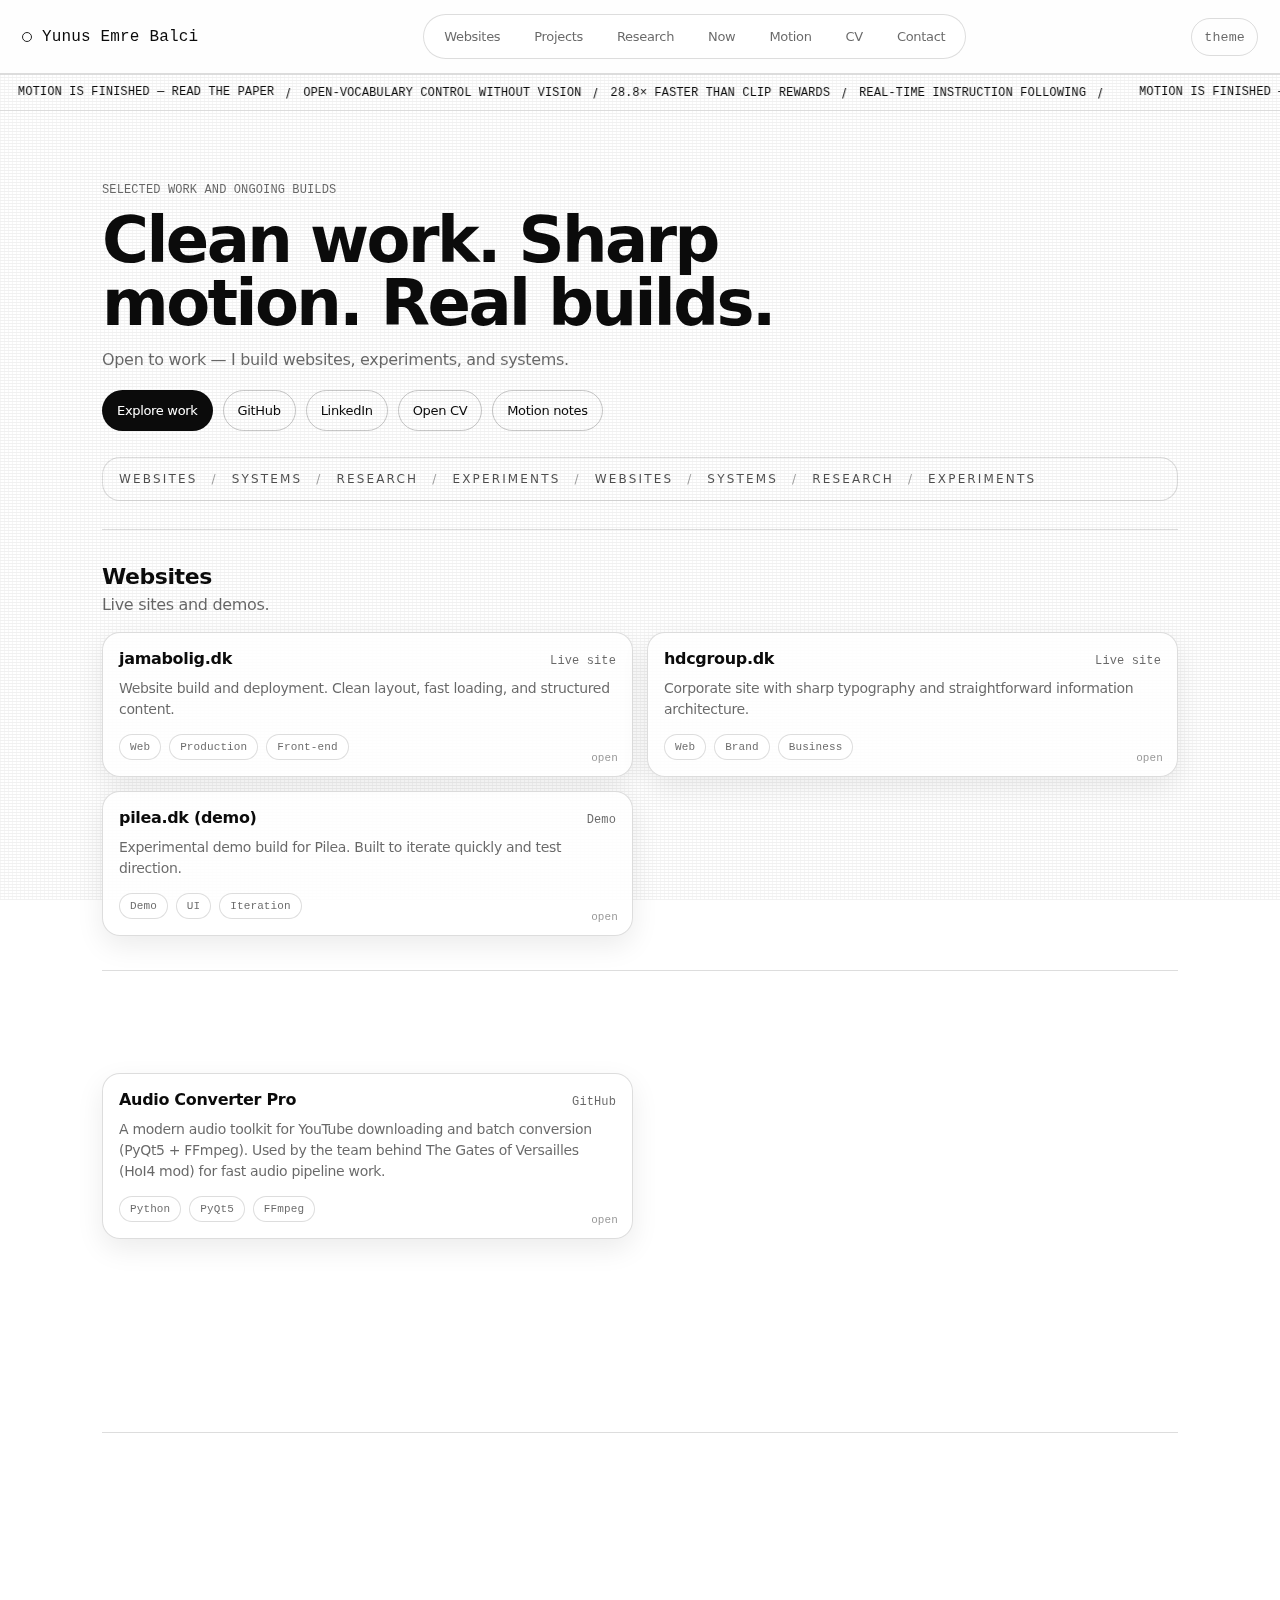
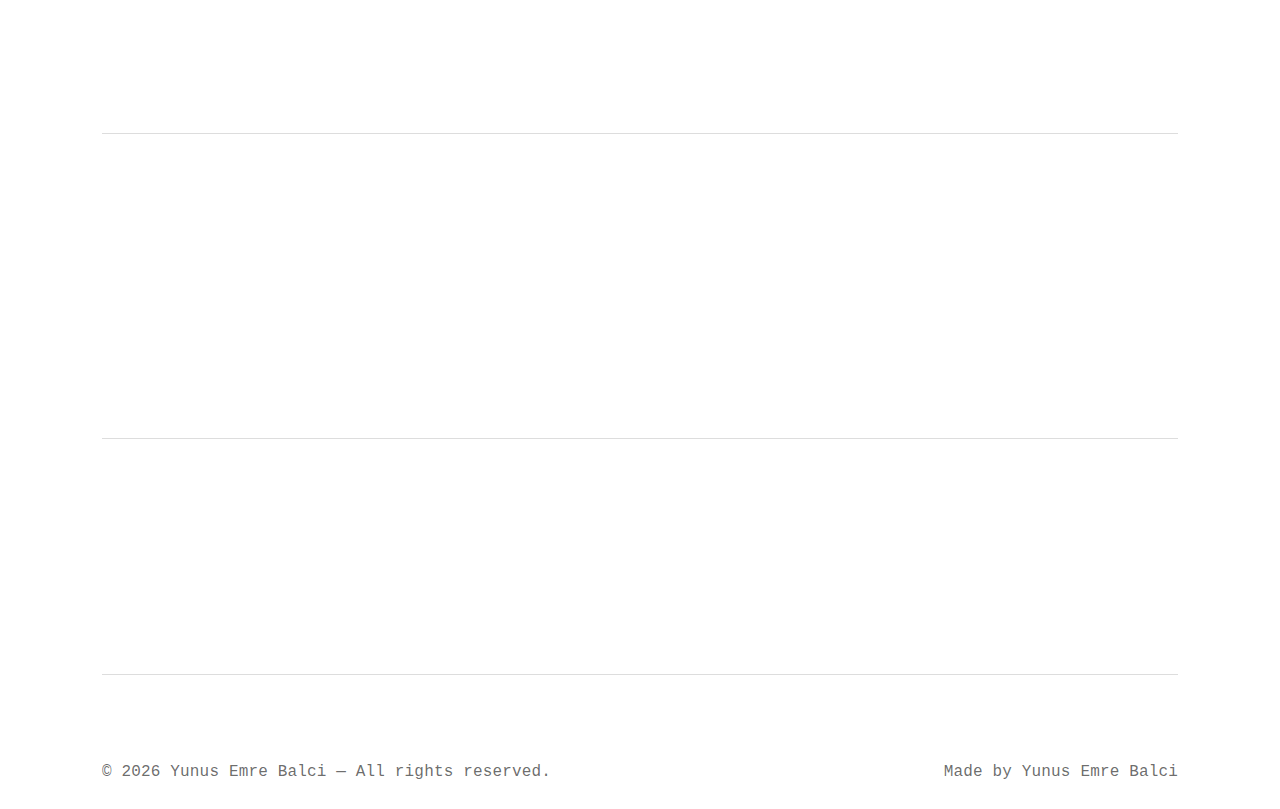
<file: index.html>
<!doctype html>
<html lang="en">
<head>
  <meta charset="UTF-8" />
  <meta name="viewport" content="width=device-width, initial-scale=1.0" />
  <meta name="description" content="Portfolio: websites, experiments, and ongoing work." />
  <title>Yunus Emre Balci</title>

  <link rel="icon" href="favicon.svg" type="image/svg+xml" />
  <link rel="alternate icon" href="favicon.ico" sizes="any" />
  <link rel="apple-touch-icon" href="apple-touch-icon.png" />

  <link rel="stylesheet" href="styles.css" />


<style>
/* --- Announcement ticker (sales-style marquee) --- */
.ticker{
  position: relative;
  width: 100%;
  overflow: hidden;
  border-top: 1px solid rgba(127,127,127,.18);
  border-bottom: 1px solid rgba(127,127,127,.18);
  background: transparent;
}
.ticker__inner{
  display: flex;
  width: max-content;
  will-change: transform;
  animation: ticker-ltr 22s linear infinite;
}
.ticker__content{
  display: flex;
  align-items: center;
  gap: 12px;
  padding: 10px 18px;
  white-space: nowrap;
  font-size: 12px;
  letter-spacing: .08em;
  text-transform: uppercase;
}
.ticker__link{
  color: inherit;
  text-decoration: none;
  border-bottom: 1px solid transparent;
}
.ticker__link:hover{
  border-bottom-color: currentColor;
}
@keyframes ticker-ltr{
  from{ transform: translateX(-50%); }
  to{ transform: translateX(0); }
}
@media (prefers-reduced-motion: reduce){
  .ticker__inner{ animation: none; transform: none; width: 100%; justify-content: center; }
  .ticker__content{ width: 100%; justify-content: center; }
}
</style>

</head>

<body>
<div class="intro" aria-hidden="true">
  <div class="intro__wipe"></div>
  <div class="intro__wipe intro__wipe--2"></div>
  <div class="intro__label">
    <span class="mono">loading</span>
  </div>
</div>

<header class="site-header">
  <a class="brand" href="#top">
    <span class="brand__dot" aria-hidden="true"></span>
    <span class="brand__name mono" data-bind="name">Yunus Emre Balci</span>
  </a>

  <nav class="nav" aria-label="Primary">
    <a href="#work">Websites</a>
    <a href="#projects">Projects</a>
    <a href="#research">Research</a>
    <a href="#now">Now</a>
    <a href="motion.html">Motion</a>
    <a href="cv.html">CV</a>
    <a href="#contact">Contact</a>
  </nav>

  <button class="theme" type="button" id="themeBtn" aria-label="Toggle theme">
    <span class="mono">theme</span>
  </button>
</header>

<div class="ticker" aria-label="Announcement">
  <div class="ticker__inner">
    <div class="ticker__content">
      <a class="ticker__link mono" href="motion.html">Motion is finished — read the paper</a>
      <span class="sep">/</span>
      <span class="mono">Open-vocabulary control without vision</span>
      <span class="sep">/</span>
      <span class="mono">28.8× faster than CLIP rewards</span>
      <span class="sep">/</span>
      <span class="mono">Real-time instruction following</span>
      <span class="sep">/</span>
    </div>

    <div class="ticker__content" aria-hidden="true">
      <a class="ticker__link mono" href="motion.html">Motion is finished — read the paper</a>
      <span class="sep">/</span>
      <span class="mono">Open-vocabulary control without vision</span>
      <span class="sep">/</span>
      <span class="mono">28.8× faster than CLIP rewards</span>
      <span class="sep">/</span>
      <span class="mono">Real-time instruction following</span>
      <span class="sep">/</span>
    </div>
  </div>
</div>

<main id="top">
  <section class="hero">
    <div class="hero__inner">
      <p class="kicker mono reveal">Selected work and ongoing builds</p>

      <h1 class="hero__title reveal">
        <span data-bind="headline">Clean work. Sharp motion. Real builds.</span>
      </h1>

      <p class="hero__sub reveal" data-bind="tagline">
        Open to work — I build websites, experiments, and systems.
      </p>

      <div class="hero__actions reveal">
        <a class="btn" href="#work">Explore work</a>
        <a class="btn btn--ghost" data-bind-href="github" href="#">GitHub</a>
        <a class="btn btn--ghost" data-bind-href="linkedin" href="#">LinkedIn</a>
        <a class="btn btn--ghost" href="cv.html">Open CV</a>
        <a class="btn btn--ghost" href="motion.html">Motion notes</a>
      </div>
    </div>

    <div class="marquee" aria-hidden="true">
      <div class="marquee__track">
        <span>websites</span><span class="sep">/</span>
        <span>systems</span><span class="sep">/</span>
        <span>research</span><span class="sep">/</span>
        <span>experiments</span><span class="sep">/</span>
        <span>websites</span><span class="sep">/</span>
        <span>systems</span><span class="sep">/</span>
        <span>research</span><span class="sep">/</span>
        <span>experiments</span>
      </div>
    </div>
  </section>

  <section class="section" id="work">
    <div class="section__head">
      <h2 class="reveal">Websites</h2>
      <p class="muted reveal">Live sites and demos.</p>
    </div>
    <div class="grid" data-render="websites"></div>
  </section>

  <section class="section" id="projects">
    <div class="section__head">
      <h2 class="reveal">Projects</h2>
      <p class="muted reveal">Repos, tools, and systems.</p>
    </div>
    <div class="grid" data-render="projects"></div>
  </section>

  <section class="section" id="research">
    <div class="section__head">
      <h2 class="reveal">Research and notes</h2>
      <p class="muted reveal">PDFs, writeups, and work-in-progress.</p>
    </div>
    <div class="grid" data-render="research"></div>
    <p class="muted small reveal" style="margin-top: 10px;">
      Tip: Shift+click a research card to open its PDF directly.
    </p>
  </section>

  <section class="section" id="now">
    <div class="section__head">
      <h2 class="reveal">Now</h2>
      <p class="muted reveal">What I’m actively building.</p>
    </div>

    <div class="now reveal">
      <div class="now__list" data-render="now"></div>
    </div>
  </section>

  <section class="section" id="contact">
    <div class="section__head">
      <h2 class="reveal">Contact</h2>
      <p class="muted reveal">Open to work — websites, tooling, prototypes.</p>
    </div>

    <div class="contact reveal">
      <div class="contact__row">
        <a class="link" data-bind-href="github" href="#">GitHub</a>
        <a class="link" data-bind-href="linkedin" href="#">LinkedIn</a>
        <a class="link" data-bind-href="email" href="#" id="emailLink">yunus27@live.dk</a>
        <a class="link" href="cv.html">CV</a>
        <a class="link" href="motion.html">Motion</a>
        <button class="btn btn--ghost" id="copyEmailBtn" type="button">Copy email</button>
      </div>

      <p class="muted small" data-bind="footerNote">
        Available for freelance and full-time work — websites, tooling, and prototypes.
      </p>
    </div>
  </section>
</main>

<footer class="footer">
  <span class="mono" data-bind="footerLeft">©</span>
  <span class="mono" data-bind="footerRight">Made by Yunus Emre Balci</span>
</footer>

<script type="module" src="script.js"></script>

<script>
  // Add "Audio Converter Pro" into the Projects grid in the SAME card structure as script.js
  // and ensure it is visible (reveal animations only bind once on initial render).
  (function () {
    const PROJECT = {
      title: "Audio Converter Pro",
      meta: "GitHub",
      description:
        "A modern audio toolkit for YouTube downloading and batch conversion (PyQt5 + FFmpeg). Used by the team behind The Gates of Versailles (HoI4 mod) for fast audio pipeline work.",
      href: "https://github.com/YunusBalci21/AudioConverterPro",
      tags: ["Python", "PyQt5", "FFmpeg"]
    };

    function makeCardLikeSite(item) {
      const card = document.createElement("article");
      card.className = "card reveal in-view";

      const top = document.createElement("div");
      top.className = "card__top";

      const title = document.createElement("h3");
      title.className = "card__title";
      title.textContent = item.title;

      const meta = document.createElement("span");
      meta.className = "card__meta mono";
      meta.textContent = item.meta || "";

      top.appendChild(title);
      top.appendChild(meta);

      const desc = document.createElement("p");
      desc.className = "card__desc";
      desc.textContent = item.description || "";

      const tags = document.createElement("div");
      tags.className = "tags";
      (item.tags || []).forEach((t) => {
        const tag = document.createElement("span");
        tag.className = "tag mono";
        tag.textContent = t;
        tags.appendChild(tag);
      });

      const hint = document.createElement("div");
      hint.className = "card__hint mono";
      hint.textContent = "open";

      const link = document.createElement("a");
      link.className = "card__link";
      link.href = item.href;
      link.target = "_blank";
      link.rel = "noopener noreferrer";

      card.appendChild(top);
      card.appendChild(desc);
      card.appendChild(tags);
      card.appendChild(hint);
      card.appendChild(link);

      return card;
    }

    function ensureCard() {
      const grid = document.querySelector('[data-render="projects"]');
      if (!grid) return;

      const exists = Array.from(grid.querySelectorAll(".card__title"))
        .some((el) => (el.textContent || "").trim().toLowerCase() === "audio converter pro");

      if (exists) return;

      grid.prepend(makeCardLikeSite(PROJECT));
    }

    function observeAndMaintain() {
      const grid = document.querySelector('[data-render="projects"]');
      if (!grid) return;

      // Ensure once immediately (in case projects are already rendered)
      ensureCard();

      // Keep it present even if the section re-renders
      const obs = new MutationObserver(() => ensureCard());
      obs.observe(grid, { childList: true });
      // Safety re-check
      setTimeout(ensureCard, 600);
      setTimeout(ensureCard, 1400);
    }

    window.addEventListener("DOMContentLoaded", observeAndMaintain);
  })();
</script>
</body>
</html>
</file>
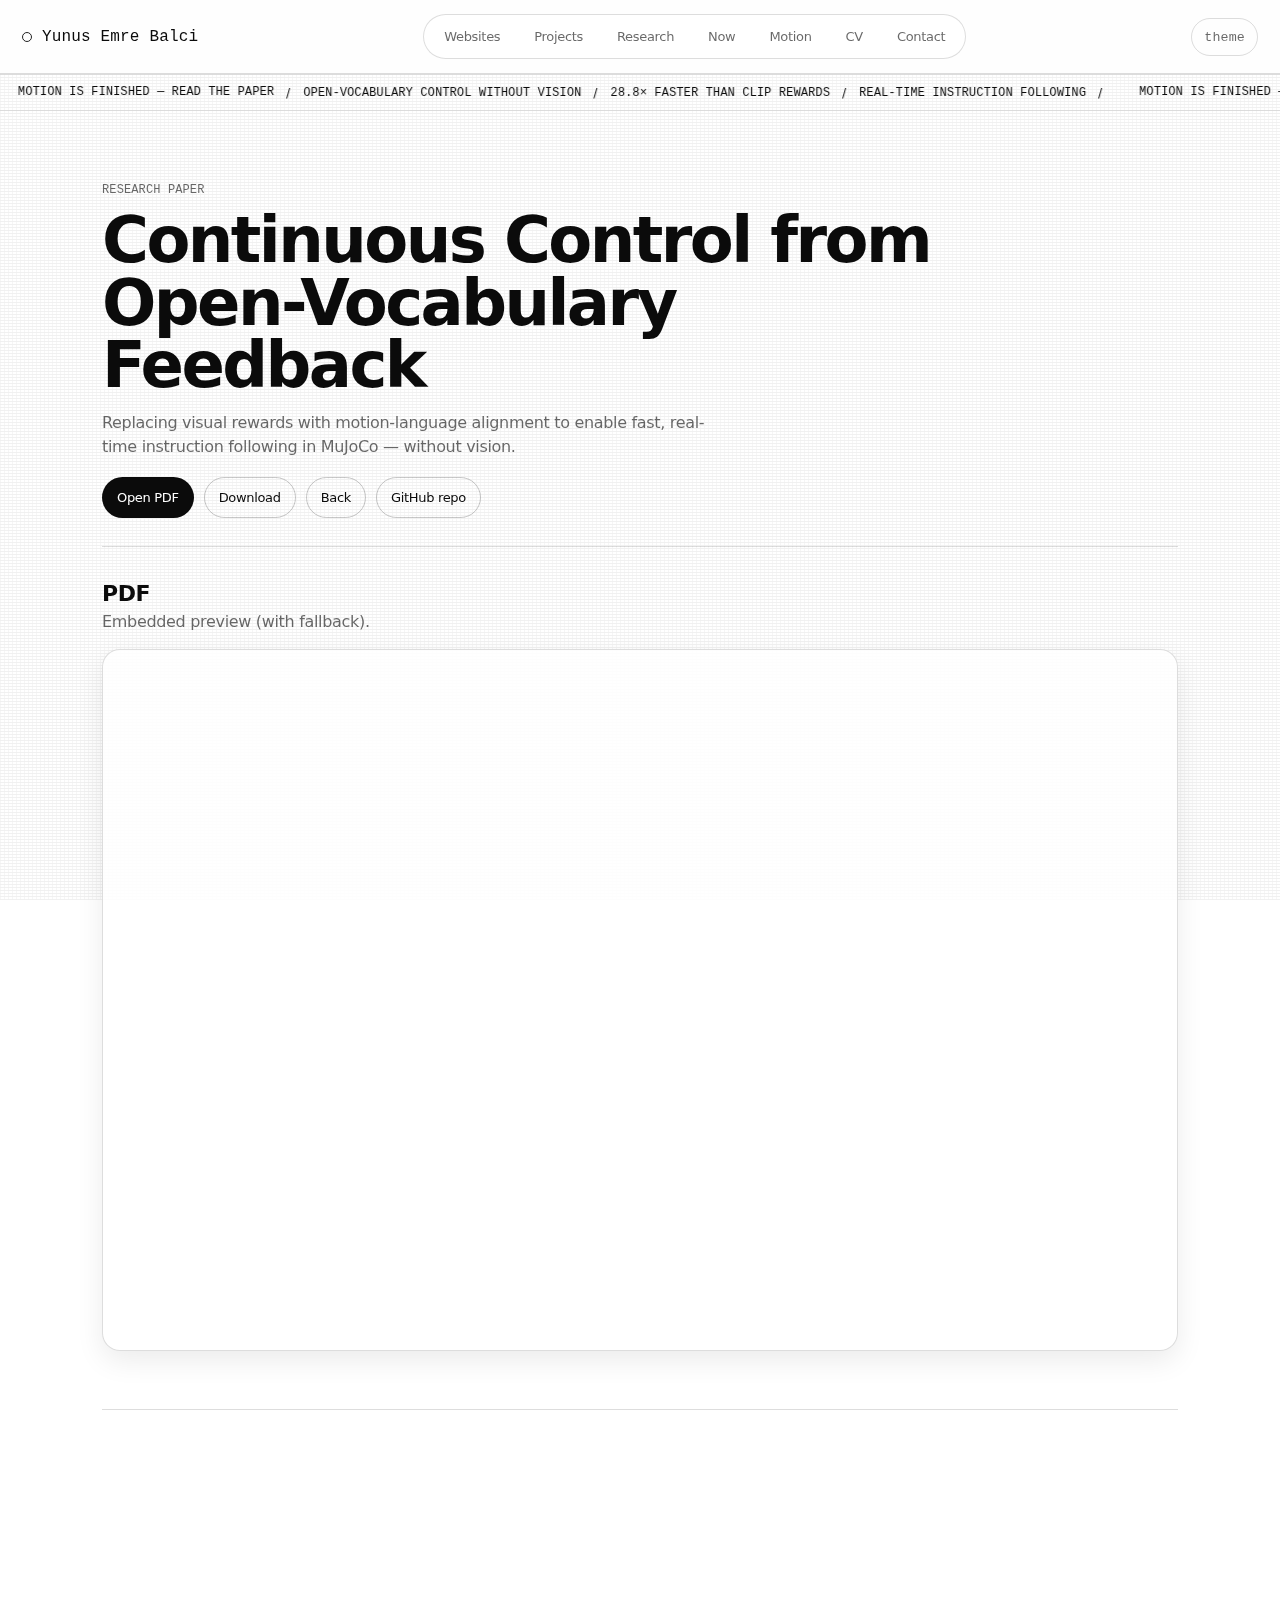
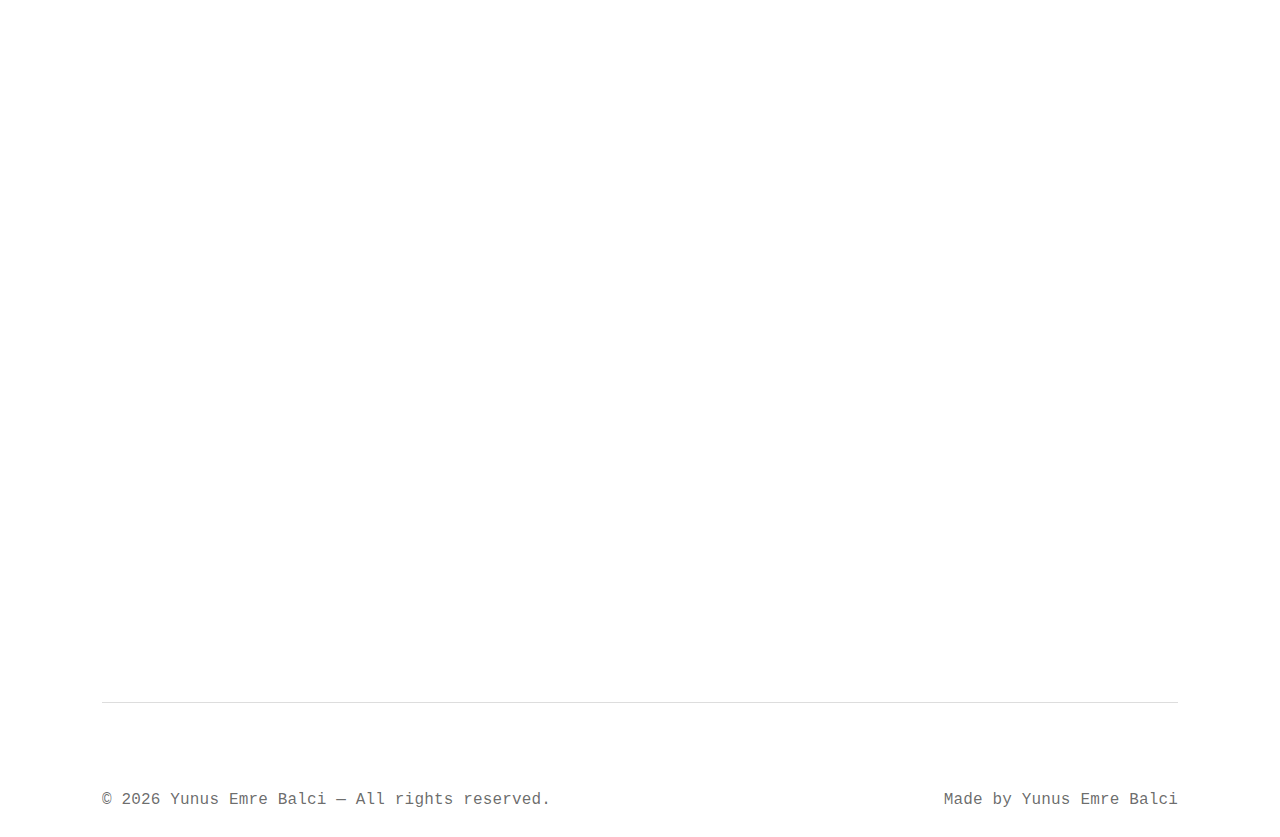
<file: motion.html>
<!doctype html>
<html lang="en">
<head>
  <meta charset="UTF-8" />
  <meta name="viewport" content="width=device-width, initial-scale=1.0" />
  <meta name="description" content="Continuous Control from Open-Vocabulary Feedback — Yunus Emre Balci" />
  <title>Motion — Yunus Emre Balci</title>

  <link rel="icon" href="favicon.svg" type="image/svg+xml" />
  <link rel="alternate icon" href="favicon.ico" sizes="any" />
  <link rel="apple-touch-icon" href="apple-touch-icon.png" />

  <link rel="stylesheet" href="styles.css" />


<style>
/* --- Announcement ticker (sales-style marquee) --- */
.ticker{
  position: relative;
  width: 100%;
  overflow: hidden;
  border-top: 1px solid rgba(127,127,127,.18);
  border-bottom: 1px solid rgba(127,127,127,.18);
  background: transparent;
}
.ticker__inner{
  display: flex;
  width: max-content;
  will-change: transform;
  animation: ticker-ltr 22s linear infinite;
}
.ticker__content{
  display: flex;
  align-items: center;
  gap: 12px;
  padding: 10px 18px;
  white-space: nowrap;
  font-size: 12px;
  letter-spacing: .08em;
  text-transform: uppercase;
}
.ticker__link{
  color: inherit;
  text-decoration: none;
  border-bottom: 1px solid transparent;
}
.ticker__link:hover{
  border-bottom-color: currentColor;
}
@keyframes ticker-ltr{
  from{ transform: translateX(-50%); }
  to{ transform: translateX(0); }
}
@media (prefers-reduced-motion: reduce){
  .ticker__inner{ animation: none; transform: none; width: 100%; justify-content: center; }
  .ticker__content{ width: 100%; justify-content: center; }
}
</style>

</head>

<body>
<header class="site-header">
  <a class="brand" href="index.html#top">
    <span class="brand__dot" aria-hidden="true"></span>
    <span class="brand__name mono">Yunus Emre Balci</span>
  </a>

  <nav class="nav" aria-label="Primary">
    <a href="index.html#work">Websites</a>
    <a href="index.html#projects">Projects</a>
    <a href="index.html#research">Research</a>
    <a href="index.html#now">Now</a>
    <a href="motion.html" aria-current="page">Motion</a>
    <a href="cv.html">CV</a>
    <a href="index.html#contact">Contact</a>
  </nav>

  <button class="theme" type="button" id="themeBtn" aria-label="Toggle theme">
    <span class="mono">theme</span>
  </button>
</header>

<div class="ticker" aria-label="Announcement">
  <div class="ticker__inner">
    <div class="ticker__content">
      <a class="ticker__link mono" href="motion.html">Motion is finished — read the paper</a>
      <span class="sep">/</span>
      <span class="mono">Open-vocabulary control without vision</span>
      <span class="sep">/</span>
      <span class="mono">28.8× faster than CLIP rewards</span>
      <span class="sep">/</span>
      <span class="mono">Real-time instruction following</span>
      <span class="sep">/</span>
    </div>

    <div class="ticker__content" aria-hidden="true">
      <a class="ticker__link mono" href="motion.html">Motion is finished — read the paper</a>
      <span class="sep">/</span>
      <span class="mono">Open-vocabulary control without vision</span>
      <span class="sep">/</span>
      <span class="mono">28.8× faster than CLIP rewards</span>
      <span class="sep">/</span>
      <span class="mono">Real-time instruction following</span>
      <span class="sep">/</span>
    </div>
  </div>
</div>

<main id="top">
  <section class="hero">
    <div class="hero__inner">
      <p class="kicker mono reveal">Research paper</p>
      <h1 class="hero__title reveal">Continuous Control from Open-Vocabulary Feedback</h1>

      <p class="hero__sub reveal">
        Replacing visual rewards with motion-language alignment to enable fast, real-time instruction following in MuJoCo — without vision.
      </p>

      <div class="hero__actions reveal">
        <a class="btn" href="assets/Continuous_Control_from_Open_Vocabulary_Feedback.pdf" target="_blank" rel="noopener noreferrer">Open PDF</a>
        <a class="btn btn--ghost" href="assets/Continuous_Control_from_Open_Vocabulary_Feedback.pdf" download>Download</a>
        <a class="btn btn--ghost" href="index.html#research">Back</a>
        <a class="btn btn--ghost"
           data-bind-href="motionRepo"
           href="https://github.com/YunusBalci21/motion-language-control"
           target="_blank"
           rel="noopener noreferrer"
        >GitHub repo</a>
      </div>
    </div>
  </section>

  <section class="section">
    <div class="section__head">
      <h2 class="reveal">PDF</h2>
      <p class="muted reveal">Embedded preview (with fallback).</p>
    </div>

    <div class="cv-embed reveal" role="region" aria-label="Motion-language PDF viewer">
      <object data="assets/Continuous_Control_from_Open_Vocabulary_Feedback.pdf" type="application/pdf">
        <iframe
                src="assets/Continuous_Control_from_Open_Vocabulary_Feedback.pdf#view=FitH"
                title="Continuous Control from Open-Vocabulary Feedback PDF"
                loading="lazy"
        ></iframe>
      </object>
    </div>

    <p class="muted small reveal" style="margin-top: 10px;">
      If the viewer doesn’t load, use the Open PDF button.
    </p>
  </section>

  <section class="section">
    <div class="section__head">
      <h2 class="reveal">Snapshot</h2>
      <p class="muted reveal">What the project is about (and what it achieved).</p>
    </div>

    <div class="grid">
      <article class="card reveal" style="grid-column: span 12;">
        <div class="card__top">
          <h3 class="card__title">Problem</h3>
          <span class="card__meta mono">Slow reward pipelines</span>
        </div>
        <p class="card__desc">
          Many language-conditioned control methods rely on rendering the simulator and computing rewards with vision-language models (e.g., CLIP).
          That render-to-CLIP pipeline is expensive and makes real-time human-in-the-loop control impractical.
        </p>
      </article>

      <article class="card reveal">
        <div class="card__top">
          <h3 class="card__title">Key idea</h3>
          <span class="card__meta mono">No vision needed</span>
        </div>
        <p class="card__desc">
          Compute reward directly from joint trajectories: use motion-language similarity as the reward signal, bypassing visual rendering entirely.
        </p>
      </article>

      <article class="card reveal">
        <div class="card__top">
          <h3 class="card__title">Reward model</h3>
          <span class="card__meta mono">MotionGPT</span>
        </div>
        <p class="card__desc">
          Convert MuJoCo motion features to a HumanML3D-style representation and score how well the motion matches the instruction using MotionGPT’s
          pretrained motion encoder.
        </p>
      </article>

      <article class="card reveal" style="grid-column: span 12;">
        <div class="card__top">
          <h3 class="card__title">Learning setup</h3>
          <span class="card__meta mono">Hierarchical RL</span>
        </div>
        <p class="card__desc">
          Train locomotion policies with PPO using a simple hierarchy: a high-level policy outputs target joint positions, and a low-level PD controller
          executes stable torques.
        </p>
      </article>

      <article class="card reveal">
        <div class="card__top">
          <h3 class="card__title">Efficiency</h3>
          <span class="card__meta mono">28.8× faster</span>
        </div>
        <p class="card__desc">
          Motion-language rewards compute in ~0.52ms (≈1,938 rewards/s) versus ~14.85ms for CLIP + rendering, with ~32.5× lower GPU memory usage.
        </p>
      </article>

      <article class="card reveal">
        <div class="card__top">
          <h3 class="card__title">Real-time control</h3>
          <span class="card__meta mono">Interactive loop</span>
        </div>
        <p class="card__desc">
          The speedup enables live instruction following: users can issue natural language commands and observe immediate agent responses at interactive rates.
        </p>
      </article>

      <article class="card reveal">
        <div class="card__top">
          <h3 class="card__title">Generalization</h3>
          <span class="card__meta mono">97–99% transfer</span>
        </div>
        <p class="card__desc">
          Policies trained on a single instruction retain similarity on paraphrases like “sprint forward” / “dash forward”, showing semantic understanding
          beyond memorization.
        </p>
      </article>

      <article class="card reveal">
        <div class="card__top">
          <h3 class="card__title">Evaluation</h3>
          <span class="card__meta mono">5 MuJoCo envs</span>
        </div>
        <p class="card__desc">
          Tested on Humanoid, Ant, HalfCheetah, Walker2d, and Hopper. Strong alignment on planar/quadruped locomotion, with stability/morphology limits on
          Humanoid/Hopper.
        </p>
      </article>
    </div>
  </section>
</main>

<footer class="footer">
  <span class="mono">© <span id="year"></span> Yunus Emre Balci — All rights reserved.</span>
  <span class="mono">Made by Yunus Emre Balci</span>
</footer>

<script type="module" src="script.js"></script>
<script>
  document.getElementById("year").textContent = new Date().getFullYear();
</script>
</body>
</html>
</file>
<file: styles.css>
:root {
  --bg: #ffffff;
  --fg: #0b0b0b;
  --muted: rgba(11, 11, 11, 0.62);
  --hair: rgba(11, 11, 11, 0.14);
  --card: rgba(255, 255, 255, 0.6);
  --shadow: rgba(0, 0, 0, 0.08);
  --radius: 18px;
  --max: 1120px;
  --pad: 22px;
  --mono: ui-monospace, SFMono-Regular, Menlo, Monaco, Consolas, "Liberation Mono", "Courier New", monospace;
  --sans: ui-sans-serif, system-ui, -apple-system, Segoe UI, Roboto, Helvetica, Arial, "Apple Color Emoji", "Segoe UI Emoji";
}

[data-theme="dark"] {
  --bg: #0b0b0b;
  --fg: #f4f4f4;
  --muted: rgba(244, 244, 244, 0.62);
  --hair: rgba(244, 244, 244, 0.14);
  --card: rgba(11, 11, 11, 0.62);
  --shadow: rgba(0, 0, 0, 0.45);
}

* { box-sizing: border-box; }
html, body { height: 100%; }
body {
  margin: 0;
  background: var(--bg);
  color: var(--fg);
  font-family: var(--sans);
  letter-spacing: -0.02em;
}

body::before {
  content: "";
  pointer-events: none;
  position: fixed;
  inset: 0;
  opacity: 0.06;
  mix-blend-mode: multiply;
  background-image:
    repeating-linear-gradient(0deg, rgba(0,0,0,0.9) 0px, rgba(0,0,0,0.9) 1px, transparent 1px, transparent 3px),
    repeating-linear-gradient(90deg, rgba(0,0,0,0.6) 0px, rgba(0,0,0,0.6) 1px, transparent 1px, transparent 4px);
  transform: translateZ(0);
  animation: grain 7s steps(10) infinite;
}

[data-theme="dark"] body::before {
  opacity: 0.08;
  mix-blend-mode: screen;
}

@keyframes grain {
  0% { transform: translate(0, 0); }
  10% { transform: translate(-2%, -1%); }
  20% { transform: translate(-3%, 2%); }
  30% { transform: translate(2%, -3%); }
  40% { transform: translate(-1%, 3%); }
  50% { transform: translate(3%, 1%); }
  60% { transform: translate(2%, 3%); }
  70% { transform: translate(-3%, 2%); }
  80% { transform: translate(-2%, -2%); }
  90% { transform: translate(2%, -1%); }
  100% { transform: translate(0, 0); }
}

a { color: inherit; text-decoration: none; }
a:hover { text-decoration: none; }

.mono { font-family: var(--mono); letter-spacing: 0.01em; }
.small { font-size: 12px; }

.site-header {
  position: sticky;
  top: 0;
  z-index: 20;
  display: flex;
  align-items: center;
  justify-content: space-between;
  gap: 16px;
  padding: 14px var(--pad);
  backdrop-filter: blur(10px);
  background: color-mix(in oklab, var(--bg) 84%, transparent);
  border-bottom: 1px solid var(--hair);
}

.brand {
  display: inline-flex;
  align-items: center;
  gap: 10px;
}

.brand__dot {
  width: 10px;
  height: 10px;
  border: 1px solid var(--fg);
  border-radius: 999px;
  opacity: 0.9;
}

.nav {
  display: flex;
  gap: 14px;
  padding: 8px 10px;
  border: 1px solid var(--hair);
  border-radius: 999px;
  background: color-mix(in oklab, var(--bg) 82%, transparent);
}

.nav a {
  font-size: 13px;
  color: var(--muted);
  padding: 6px 10px;
  border-radius: 999px;
  transition: color 160ms ease, background 160ms ease;
}

.nav a:hover {
  color: var(--fg);
  background: color-mix(in oklab, var(--bg) 75%, var(--fg) 6%);
}

.theme {
  border: 1px solid var(--hair);
  background: transparent;
  color: var(--muted);
  border-radius: 999px;
  padding: 10px 12px;
  cursor: pointer;
  transition: transform 160ms ease, color 160ms ease, border-color 160ms ease;
}

.theme:hover {
  color: var(--fg);
  border-color: color-mix(in oklab, var(--hair) 60%, var(--fg) 20%);
  transform: translateY(-1px);
}

main {
  width: min(var(--max), 100%);
  margin: 0 auto;
  padding: 28px var(--pad) 70px;
}

.hero {
  padding: 44px 0 28px;
  border-bottom: 1px solid var(--hair);
}

.hero__inner { max-width: 860px; }

.kicker {
  margin: 0 0 12px;
  font-size: 12px;
  text-transform: uppercase;
  color: var(--muted);
}

.hero__title {
  margin: 0;
  font-size: clamp(34px, 5vw, 64px);
  line-height: 0.98;
  letter-spacing: -0.04em;
}

.hero__sub {
  margin: 14px 0 0;
  font-size: 16px;
  line-height: 1.5;
  color: var(--muted);
  max-width: 60ch;
}

.hero__actions {
  display: flex;
  flex-wrap: wrap;
  gap: 10px;
  margin-top: 18px;
}

.btn {
  display: inline-flex;
  align-items: center;
  justify-content: center;
  padding: 12px 14px;
  border-radius: 999px;
  border: 1px solid color-mix(in oklab, var(--hair) 70%, var(--fg) 12%);
  background: var(--fg);
  color: var(--bg);
  font-size: 13px;
  transition: transform 160ms ease, filter 160ms ease, background 160ms ease;
}

.btn:hover { transform: translateY(-1px); filter: brightness(0.98); }
.btn:active { transform: translateY(0px); }

.btn--ghost {
  background: transparent;
  color: var(--fg);
}

.marquee {
  margin-top: 26px;
  border: 1px solid var(--hair);
  border-radius: var(--radius);
  overflow: hidden;
  background: color-mix(in oklab, var(--bg) 88%, transparent);
}

.marquee__track {
  display: inline-flex;
  align-items: center;
  gap: 14px;
  padding: 14px 16px;
  white-space: nowrap;
  text-transform: uppercase;
  font-size: 12px;
  letter-spacing: 0.18em;
  opacity: 0.72;
  animation: marquee 18s linear infinite;
}

.marquee .sep { opacity: 0.55; }

@keyframes marquee {
  0% { transform: translateX(0%); }
  100% { transform: translateX(-35%); }
}

.section {
  padding: 34px 0;
  border-bottom: 1px solid var(--hair);
}

.section__head {
  display: grid;
  grid-template-columns: 1fr;
  gap: 6px;
  margin-bottom: 18px;
}

.section__head h2 {
  margin: 0;
  font-size: 22px;
  letter-spacing: -0.02em;
}

.muted { color: var(--muted); margin: 0; }

.grid {
  display: grid;
  grid-template-columns: repeat(12, 1fr);
  gap: 14px;
}

.card {
  grid-column: span 6;
  border: 1px solid var(--hair);
  border-radius: var(--radius);
  padding: 16px;
  background: color-mix(in oklab, var(--bg) 86%, transparent);
  box-shadow: 0 10px 28px var(--shadow);
  transition: transform 180ms ease, border-color 180ms ease, background 180ms ease;
  position: relative;
  overflow: hidden;
  min-height: 140px;
}

.card:hover {
  transform: translateY(-4px);
  border-color: color-mix(in oklab, var(--hair) 40%, var(--fg) 16%);
  background: color-mix(in oklab, var(--bg) 78%, var(--fg) 3%);
}

.card__top {
  display: flex;
  align-items: baseline;
  justify-content: space-between;
  gap: 12px;
}

.card__title {
  margin: 0;
  font-size: 16px;
  letter-spacing: -0.02em;
}

.card__meta {
  font-size: 12px;
  color: var(--muted);
  white-space: nowrap;
}

.card__desc {
  margin: 10px 0 0;
  color: var(--muted);
  font-size: 14px;
  line-height: 1.5;
  max-width: 70ch;
}

.tags {
  display: flex;
  flex-wrap: wrap;
  gap: 8px;
  margin-top: 14px;
}

.tag {
  border: 1px solid var(--hair);
  border-radius: 999px;
  padding: 6px 10px;
  font-size: 11px;
  color: var(--muted);
  background: color-mix(in oklab, var(--bg) 88%, transparent);
}

.card__link {
  position: absolute;
  inset: 0;
  border-radius: var(--radius);
}

.card__hint {
  position: absolute;
  right: 14px;
  bottom: 12px;
  font-size: 11px;
  color: var(--muted);
  opacity: 0.7;
}

.now {
  border: 1px solid var(--hair);
  border-radius: var(--radius);
  padding: 16px;
  background: color-mix(in oklab, var(--bg) 86%, transparent);
  box-shadow: 0 10px 28px var(--shadow);
}

.now__list {
  display: grid;
  grid-template-columns: 1fr;
  gap: 10px;
}

.now__item {
  display: flex;
  align-items: baseline;
  justify-content: space-between;
  gap: 10px;
  padding: 10px 12px;
  border-radius: 14px;
  border: 1px solid var(--hair);
  background: color-mix(in oklab, var(--bg) 90%, transparent);
}

.now__item strong { font-size: 13px; }
.now__item span { font-size: 12px; color: var(--muted); }

.contact {
  border: 1px solid var(--hair);
  border-radius: var(--radius);
  padding: 16px;
  background: color-mix(in oklab, var(--bg) 86%, transparent);
  box-shadow: 0 10px 28px var(--shadow);
}

.contact__row {
  display: flex;
  flex-wrap: wrap;
  align-items: center;
  gap: 10px;
  margin-bottom: 10px;
}

.link {
  border: 1px solid var(--hair);
  border-radius: 999px;
  padding: 10px 12px;
  font-size: 13px;
  color: var(--muted);
  transition: transform 160ms ease, color 160ms ease, background 160ms ease;
}

.link:hover {
  color: var(--fg);
  background: color-mix(in oklab, var(--bg) 76%, var(--fg) 6%);
  transform: translateY(-1px);
}

.footer {
  width: min(var(--max), 100%);
  margin: 0 auto;
  padding: 18px var(--pad) 28px;
  display: flex;
  justify-content: space-between;
  color: var(--muted);
  gap: 18px;
}

.reveal {
  opacity: 0;
  transform: translateY(16px);
  filter: blur(4px);
  transition: opacity 520ms ease, transform 520ms ease, filter 520ms ease;
}

.in-view {
  opacity: 1;
  transform: translateY(0px);
  filter: blur(0px);
}

.intro {
  position: fixed;
  inset: 0;
  z-index: 100;
  background: var(--bg);
  animation: introHide 260ms ease forwards;
  animation-delay: 1.25s;
}

@keyframes introHide {
  to {
    opacity: 0;
    visibility: hidden;
  }
}

.intro__wipe {
  position: absolute;
  inset: 0;
  background: var(--fg);
  transform: translateX(-110%);
  animation: wipe 900ms cubic-bezier(0.2, 0.9, 0.2, 1) forwards;
}

.intro__wipe--2 {
  background: var(--bg);
  animation-delay: 120ms;
}

.intro__label {
  position: absolute;
  left: var(--pad);
  bottom: var(--pad);
  color: var(--muted);
  font-size: 12px;
  letter-spacing: 0.18em;
  text-transform: uppercase;
}

@keyframes wipe {
  0% { transform: translateX(-110%); }
  55% { transform: translateX(0%); }
  100% { transform: translateX(110%); }
}

body.loaded .intro {
  opacity: 0;
  pointer-events: none;
  transition: opacity 260ms ease;
}

.cv-embed {
  width: 100%;
  height: min(78vh, 900px);
  border: 1px solid var(--hair);
  border-radius: var(--radius);
  overflow: hidden;
  background: color-mix(in oklab, var(--bg) 86%, transparent);
  box-shadow: 0 10px 28px var(--shadow);
}

.cv-embed iframe, .cv-embed embed {
  width: 100%;
  height: 100%;
  border: 0;
}

.list {
  margin: 10px 0 0;
  padding-left: 18px;
  color: var(--muted);
  line-height: 1.7;
}

@media (max-width: 900px) {
  .nav { display: none; }
  .card { grid-column: span 12; }
  .footer { flex-direction: column; }
}

@media (prefers-reduced-motion: reduce) {
  .marquee__track { animation: none; }
  .reveal { opacity: 1; transform: none; filter: none; }
  .intro__wipe { animation: none; transform: none; }
  body::before { animation: none; }
}


/* If JS never runs, don't hide content */
html:not([data-js]) .reveal {
  opacity: 1;
  transform: none;
  filter: none;
}
</file>
